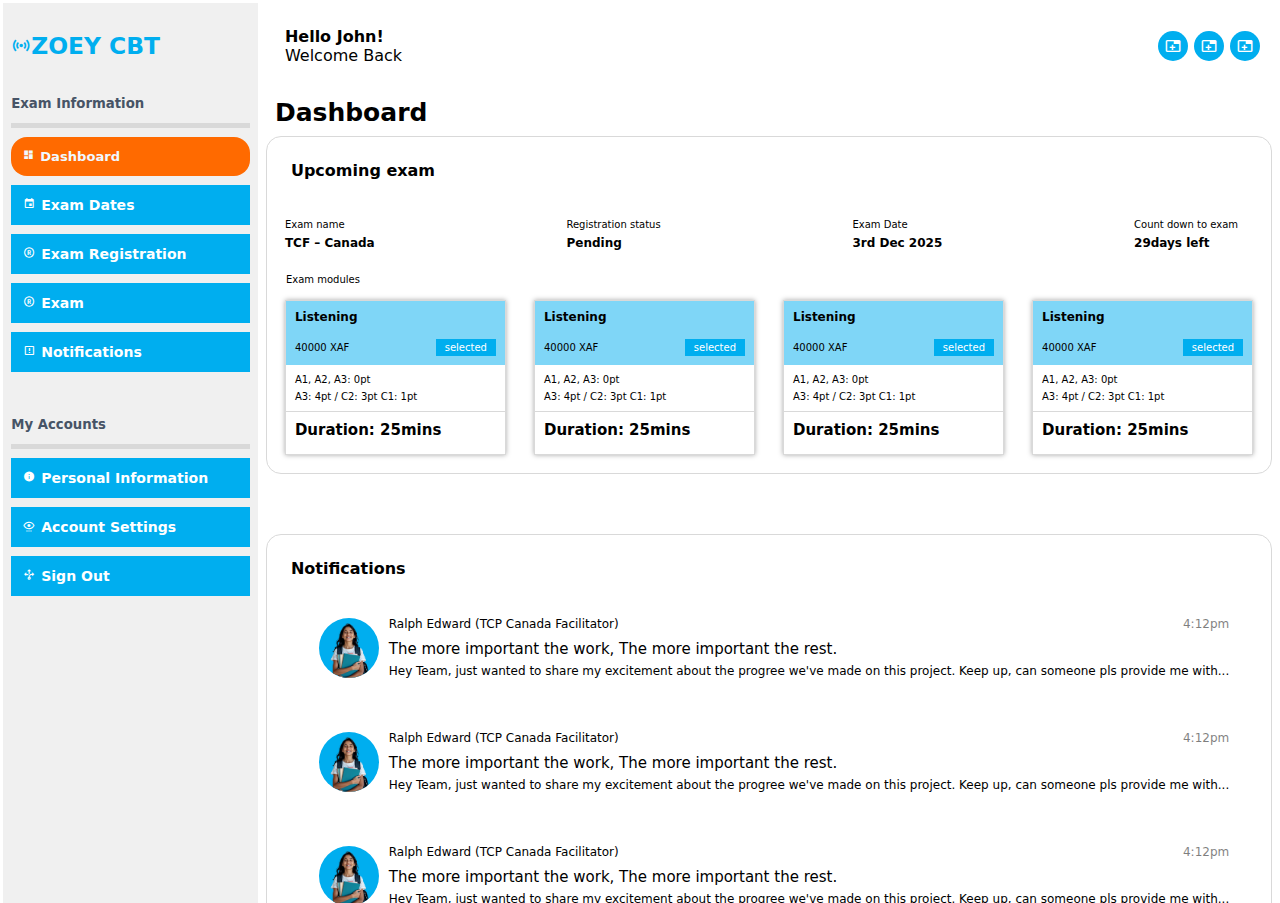
<file: dashboard.html>
<!DOCTYPE html>
<html lang="en" class="ltroot">

<head>
    <meta charset="UTF-8">
    <meta name="viewport" content="width=device-width, initial-scale=1.0">
    <title>DASHBOARD</title>
    <link rel="stylesheet" href="LivingThing.Core.Frameworks.Client.css">
    <link rel="stylesheet" href="cbt.css">
    <link rel="stylesheet" href="mdi/css/materialdesignicons.css">
    <link rel="stylesheet" href="dashboard.css">
    <script src="cbt.js" defer></script>
</head>

<body>
    <div class="mobile cancel-mobile-menu">
        <section class="mobile-menu bg-gray">
            <header class="flex flex-spacebetween pdb-7 flex">
                <div class="flex flex-center fse-1 cl-primary txt-shadow mgt-15">
                    <i class="mdi mdi-access-point"></i>
                    <a href="index.html" class="cl-primary">
                        <h3>ZOEY CBT</h3>
                    </a>
                </div>
                <div class="flex flex-center cancel-mobile cancel-mobile-menu mgr--7 mgt--10">
                    <div id="cancel" class="cancel fsz-20 cl-white bg-primary pd-2 round wx-03 cancel">
                        <i class="mdi mdi-cancel"></i>
                    </div>
                </div>
            </header>

            <div class="mgt-5 mgb-15">
                <h5 class="pdb-4 bd-bottom bdw-5 mgb-3">Exam Information</h5>
                <a href="dashboard.html" class="cl-white">
                    <div class="flex pd-4 fsz-12 cl-white bg-primary mgb-3 menu-hover menu-focus">
                        <i class="mdi mdi-view-dashboard mgr-2"></i>
                        <h3>Dashboard</h3>
                    </div>
                </a>
                <a href="index.html" class="cl-white">
                    <div class="flex pd-4 fsz-12 cl-white mgb-3 bg-primary menu-hover">
                        <i class="mdi mdi-calendar mgr-2"></i>
                        <h3>Exam Dates</h3>
                    </div>
                </a>
                <a href="index.html" class="cl-white">
                    <div class="flex pd-4 fsz-12 cl-white mgb-3 bg-primary menu-hover">
                        <i class="mdi mdi-registered-trademark mgr-2"></i>
                        <h3>Exam Registration</h3>
                    </div>
                </a>
                <a href="exam.html" class="cl-white">
                    <div class="flex pd-4 fsz-12 cl-white mgb-3 bg-primary menu-hover">
                        <i class="mdi mdi-registered-trademark mgr-2"></i>
                        <h3>Exam</h3>
                    </div>
                </a>
                <a href="notification.html" class="cl-white">
                    <div class="flex pd-4 fsz-12 cl-hover-white bg-primary mgb-3 menu-hover">
                        <i class="mdi mdi-alert-box-outline mgr-2"></i>
                        <h3>Notifications</h3>
                    </div>
                </a>
            </div>

            <div class="mgt-5 mgb-15">
                <h5 class="pdb-4 bd-bottom bdw-5 mgb-3">My Accounts</h5>
                <a href="index.html" class="cl-white">
                    <div class="flex pd-4 fsz-12 cl-white bg-primary mgb-3 menu-hover">
                        <i class="mdi mdi-information mgr-2"></i>

                        <h3>Personal Information</h3>
                    </div>
                </a>
                <a href="index.html" class="cl-white">
                    <div class="flex pd-4 fsz-12 cl-white mgb-3 bg-primary menu-hover">
                        <i class="mdi mdi-eye-settings-outline mgr-2"></i>

                        <h3>Account Settings</h3>
                    </div>
                </a>
                <a href="login.html" class="cl-white">
                    <div class="flex pd-4 fsz-12 cl-white mgb-3 bg-primary menu-hover">
                        <i class="mdi mdi-arrow-decision-outline mgr-2"></i>

                        <h3>Sign Out</h3>
                    </div>
                </a>
            </div>
        </section>
    </div>

    <div class="notified-hide cancel">
        <section class="notifier">
            <div>
                <div class="flex flex-center">
                    <div id="cancel" class="cancel fsz-20 cl-white bg-primary pd-2 round wx-03 cancel">
                        <i class="mdi mdi-cancel"></i>
                    </div>
                </div>
                <div class="flex flex-center">
                    <div class="fmgb-10 wp-70 bg-gray pd-10 corner-3">
                        <div class="mgb-15">
                            <img src="images/—Pngtree—smilling student_19164923.png" alt=""
                                class="hx-06 wx-06 mgb round bg-primary">
                            <div class="fsz-12 wf flex flex-center flex-spacebetween mgb-3">
                                <p>Ralph Edward (TCP Canada Facilitator)</p> </br>
                                <p class="op-5">4:12pm</p>
                            </div>
                        </div>
                        <div class="">
                            <p class="fsz-15 mgb-2">The more important the work, The more important the rest.</p>
                            <p class="fsz-12 mgb-2">Hey Team, just wanted to share my excitement about the progree
                                we've
                                made on this project. Keep up, can someone pls provide me with...</p>
                        </div>
                    </div>
                </div>
            </div>
        </section>
    </div>

    <div class="dashb">
        <section class="section-menu bg-gray">

            <header class="pdt-7 pdb-7 flex">
                <div class="flex flex-center fse-1 cl-primary txt-shadow">
                    <i class="mdi mdi-access-point"></i>
                    <a href="index.html" class="cl-primary">
                        <h3>ZOEY CBT</h3>
                    </a>
                </div>
            </header>

            <div class="mgt-5 mgb-15">
                <h5 class="pdb-4 bd-bottom bdw-5 mgb-3">Exam Information</h5>
                <a href="dashboard.html" class="cl-white">
                    <div class="flex pd-4 fsz-12 cl-white bg-primary mgb-3 menu-hover menu-focus">
                        <i class="mdi mdi-view-dashboard mgr-2"></i>

                        <h3>Dashboard</h3>

                    </div>
                </a>
                <a href="index.html" class="cl-white">
                    <div class="flex pd-4 fsz-12 cl-white mgb-3 bg-primary menu-hover">
                        <i class="mdi mdi-calendar mgr-2"></i>

                        <h3>Exam Dates</h3>

                    </div>
                </a>
                <a href="index.html" class="cl-white">
                    <div class="flex pd-4 fsz-12 cl-white mgb-3 bg-primary menu-hover">
                        <i class="mdi mdi-registered-trademark mgr-2"></i>

                        <h3>Exam Registration</h3>

                    </div>
                </a>
                <a href="exam.html" class="cl-white">
                    <div class="flex pd-4 fsz-12 cl-white mgb-3 bg-primary menu-hover">
                        <i class="mdi mdi-registered-trademark mgr-2"></i>

                        <h3>Exam</h3>

                    </div>
                </a>
                <a href="notification.html" class="cl-white">
                    <div class="flex pd-4 fsz-12 cl-hover-white bg-primary mgb-3 menu-hover">
                        <i class="mdi mdi-alert-box-outline mgr-2"></i>

                        <h3>Notifications</h3>

                    </div>
                </a>
            </div>

            <div class="mgt-5 mgb-15">
                <h5 class="pdb-4 bd-bottom bdw-5 mgb-3">My Accounts</h5>
                <a href="index.html" class="cl-white">
                    <div class="flex pd-4 fsz-12 cl-white bg-primary mgb-3 menu-hover">
                        <i class="mdi mdi-information mgr-2"></i>

                        <h3>Personal Information</h3>
                    </div>
                </a>
                <a href="index.html" class="cl-white">
                    <div class="flex pd-4 fsz-12 cl-white mgb-3 bg-primary menu-hover">
                        <i class="mdi mdi-eye-settings-outline mgr-2"></i>

                        <h3>Account Settings</h3>
                    </div>
                </a>
                <a href="login.html" class="cl-white">
                    <div class="flex pd-4 fsz-12 cl-white mgb-3 bg-primary menu-hover">
                        <i class="mdi mdi-arrow-decision-outline mgr-2"></i>

                        <h3>Sign Out</h3>
                    </div>
                </a>
            </div>
        </section>

        <section class="section-dash">
            <div class="flex flex-grow flex-center flex-spacebetween bdw-3 pd-3 mgt-5 mgb-5">
                <div class="bg-primary pd corner-1 mobile-menu-button">
                    <i class="mdi mdi-menu fsz-20"></i>
                </div>
                <div class="wf mgl">
                    <p><strong class="block">Hello John!</strong>Welcome Back</p>
                </div>
                <div class="flex">
                    <div class="bg-primary wx-03 hx-03 flex flex-center round mgr-2">
                        <i class="mdi mdi-tab-plus"></i>
                    </div>
                    <div class="bg-primary wx-03 hx-03 flex flex-center round mgr-2">
                        <i class="mdi mdi-tab-plus"></i>
                    </div>
                    <div class="bg-primary wx-03 hx-03 flex flex-center round mgr-1">
                        <i class="mdi mdi-tab-plus"></i>
                    </div>
                </div>
            </div>
            <div class="pd-3 fsz-25 fw-bold">
                <p>Dashboard</p>
            </div>
            <div class="bd pd-3 mgb-20 corner-3">
                <div class="mgb-5 pd-5">
                    <p class="fw-bold">Upcoming exam</p>
                </div>
                <div class="flex pd-3 mgb-5 flex-grow flex-spacebetween">
                    <div class="mgr-5">
                        <p class="fsz-10 mgb-2">Exam name</p>
                        <h3 class="fsz-12">TCF – Canada</h3>
                    </div>
                    <div class="mgr-5">
                        <p class="fsz-10 mgb-2">Registration status</p>
                        <h3 class="fsz-12">Pending</h3>
                    </div>
                    <div class="mgr-5">
                        <p class="fsz-10 mgb-2">Exam Date</p>
                        <h3 class="fsz-12">3rd Dec 2025</h3>
                    </div>
                    <div class="mgr-5">
                        <p class="fsz-10 mgb-2">Count down to exam</p>
                        <h3 class="fsz-12">29days left</h3>
                    </div>
                </div>
                <p class="fsz-10 mgb-2 pdl">Exam modules</p>
                <div class="container">
                    <div class="grid colm-2 gap-1 flex-grow align">
                        <div class="pd-3">
                            <div class="bd shadow">
                                <div class="bg-primary-05 pd-3">
                                    <p class="fw-bold fsz-12 mgb-5">Listening</p>
                                    <div class="flex flex-spacebetween wf flex-center">
                                        <p class="fsz-10">40000 XAF</p>
                                        <button class="bg-primary pdt-1 pdb-1 pdl-3 pdr-3 bd-0 fsz-10">selected</button>
                                    </div>
                                </div>
                                <div class="pd-3 wx-2 bd-bottom wf">
                                    <div class="wf flex-center">
                                        <p class="fsz-10 mgb-2">A1, A2, A3: 0pt</p>
                                        <p class="fsz-10">A3: 4pt / C2: 3pt C1: 1pt</p>
                                    </div>
                                </div>
                                <div class="pd-3 wx-2">
                                    <div class="wf flex-center">
                                        <p class="fsz-10 mgb-2 fw-bold fsz-15">Duration: 25mins</p>
                                    </div>
                                </div>
                            </div>
                        </div>
                        <div class="pd-3">
                            <div class="bd shadow">
                                <div class="bg-primary-05 pd-3">
                                    <p class="fw-bold fsz-12 mgb-5">Listening</p>
                                    <div class="flex flex-spacebetween wf flex-center">
                                        <p class="fsz-10">40000 XAF</p>
                                        <button class="bg-primary pdt-1 pdb-1 pdl-3 pdr-3 bd-0 fsz-10">selected</button>
                                    </div>
                                </div>
                                <div class="pd-3 wx-2 bd-bottom wf">
                                    <div class="wf flex-center">
                                        <p class="fsz-10 mgb-2">A1, A2, A3: 0pt</p>
                                        <p class="fsz-10">A3: 4pt / C2: 3pt C1: 1pt</p>
                                    </div>
                                </div>
                                <div class="pd-3 wx-2">
                                    <div class="wf flex-center">
                                        <p class="fsz-10 mgb-2 fw-bold fsz-15">Duration: 25mins</p>
                                    </div>
                                </div>
                            </div>
                        </div>
                        <div class="pd-3">
                            <div class="bd shadow">
                                <div class="bg-primary-05 pd-3">
                                    <p class="fw-bold fsz-12 mgb-5">Listening</p>
                                    <div class="flex flex-spacebetween wf flex-center">
                                        <p class="fsz-10">40000 XAF</p>
                                        <button class="bg-primary pdt-1 pdb-1 pdl-3 pdr-3 bd-0 fsz-10">selected</button>
                                    </div>
                                </div>
                                <div class="pd-3 wx-2 bd-bottom wf">
                                    <div class="wf flex-center">
                                        <p class="fsz-10 mgb-2">A1, A2, A3: 0pt</p>
                                        <p class="fsz-10">A3: 4pt / C2: 3pt C1: 1pt</p>
                                    </div>
                                </div>
                                <div class="pd-3 wx-2">
                                    <div class="wf flex-center">
                                        <p class="fsz-10 mgb-2 fw-bold fsz-15">Duration: 25mins</p>
                                    </div>
                                </div>
                            </div>
                        </div>
                        <div class="pd-3">
                            <div class="bd shadow">
                                <div class="bg-primary-05 pd-3">
                                    <p class="fw-bold fsz-12 mgb-5">Listening</p>
                                    <div class="flex flex-spacebetween wf flex-center">
                                        <p class="fsz-10">40000 XAF</p>
                                        <button class="bg-primary pdt-1 pdb-1 pdl-3 pdr-3 bd-0 fsz-10">selected</button>
                                    </div>
                                </div>
                                <div class="pd-3 wx-2 bd-bottom wf">
                                    <div class="wf flex-center">
                                        <p class="fsz-10 mgb-2">A1, A2, A3: 0pt</p>
                                        <p class="fsz-10">A3: 4pt / C2: 3pt C1: 1pt</p>
                                    </div>
                                </div>
                                <div class="pd-3 wx-2">
                                    <div class="wf flex-center">
                                        <p class="fsz-10 mgb-2 fw-bold fsz-15">Duration: 25mins</p>
                                    </div>
                                </div>
                            </div>
                        </div>
                    </div>
                </div>
            </div>

            <div class="bd pd-3 mgb-20 corner-3">
                <div class="mgb-5 pd-5">
                    <p><strong>Notifications</strong></p>
                </div>
                <div class="flex flex-center mgb-10 notified">
                    <div class="pd">
                        <img src="images/—Pngtree—smilling student_19164923.png" alt=""
                            class="hx-06 wx-06 round bg-primary">
                    </div>
                    <div>
                        <div class="fsz-12 flex flex-center flex-spacebetween mgb-3">
                            <p>Ralph Edward (TCP Canada Facilitator)</p>
                            <p class="op-5">4:12pm</p>
                        </div>
                        <p class="fsz-15 mgb-2">The more important the work, The more important the rest.</p>
                        <p class="fsz-12 mgb-2">Hey Team, just wanted to share my excitement about the progree we've
                            made on this project. Keep up, can someone pls provide me with...</p>
                    </div>
                </div>

                <div class="flex flex-center mgb-10 notified">
                    <div class="pd">
                        <img src="images/—Pngtree—smilling student_19164923.png" alt=""
                            class="hx-06 wx-06 round bg-primary">
                    </div>
                    <div>
                        <div class="fsz-12 flex flex-center flex-spacebetween mgb-3">
                            <p>Ralph Edward (TCP Canada Facilitator)</p>
                            <p class="op-5">4:12pm</p>
                        </div>
                        <p class="fsz-15 mgb-2">The more important the work, The more important the rest.</p>
                        <p class="fsz-12 mgb-2">Hey Team, just wanted to share my excitement about the progree we've
                            made on this project. Keep up, can someone pls provide me with...</p>
                    </div>
                </div>

                <div class="flex flex-center mgb-10 notified">
                    <div class="pd">
                        <img src="images/—Pngtree—smilling student_19164923.png" alt=""
                            class="hx-06 wx-06 round bg-primary">
                    </div>
                    <div>
                        <div class="fsz-12 flex flex-center flex-spacebetween mgb-3">
                            <p>Ralph Edward (TCP Canada Facilitator)</p>
                            <p class="op-5">4:12pm</p>
                        </div>
                        <p class="fsz-15 mgb-2">The more important the work, The more important the rest.</p>
                        <p class="fsz-12 mgb-2">Hey Team, just wanted to share my excitement about the progree we've
                            made on this project. Keep up, can someone pls provide me with...</p>
                    </div>
                </div>
                <a href="notification.html">
                    <div class="flex fsz-12 cl-primary fw-bold pd-5 pdt-0">
                        <p class=""><strong>View more</strong></p>
                        <i class="mdi mdi-arrow-right mgl-5"></i>
                    </div>
                </a>
            </div>

            <div class="col-3 miwx-3 pdl-2 pdr-2 border bdw-1 corner-3 mgt-10">
                <div class="pdt-5">
                    <div class="flex flex-spacebetween flex-center pd-2 mgb-5 mgl-4">
                        <div>
                            <p><strong>Exam Calendar</strong></p>
                        </div>
                    </div>
                    <div class="flex flex-spacebetween flex-center pd-2 mgb-5">
                        <div class="flex fsz-12">
                            <i class="mdi mdi-arrow-left mgr-5 mgl-4"></i>
                            <p class=""><strong>December 2025</strong></p>
                            <i class="mdi mdi-arrow-right mgl-5"></i>
                        </div>
                        <div class="flex mgl-5 mgr-4">
                            <button class="bg-primary pd-3 bd-0 flex flex-center mgr-2">My exams
                            </button>
                            <button class="bg-primary pd-3 bd-0 flex flex-center">All exams
                            </button>
                        </div>
                    </div>
                    <div class="container">
                        <div class="grid colm-1 gap-2 flex-start pd-10">
                            <div class="pd-1">
                                <h6 class="pd-3">Monday</h6>
                                <div class="bg-primary-06 pd-5 corner-3">
                                    <p class="fw-bold fsz-12 mgb-8">6</p>
                                    <p class="fw-bold fsz-12">Mathematics</p>
                                    <i class="fw-bold fsz-10">9A.M</i>
                                </div>
                            </div>
                            <div class="pd-1">
                                <h6 class="pd-3">Monday</h6>
                                <div class="bg-primary-06 pd-5 corner-3">
                                    <p class="fw-bold fsz-12 mgb-8">6</p>
                                    <p class="fw-bold fsz-12">Mathematics</p>
                                    <i class="fw-bold fsz-10">9A.M</i>
                                </div>
                            </div>
                            <div class="pd-1">
                                <h6 class="pd-3">Monday</h6>
                                <div class="bg-primary-06 pd-5 corner-3">
                                    <p class="fw-bold fsz-12 mgb-8">6</p>
                                    <p class="fw-bold fsz-12">Mathematics</p>
                                    <i class="fw-bold fsz-10">9A.M</i>
                                </div>
                            </div>
                            <div class="pd-1">
                                <h6 class="pd-3">Monday</h6>
                                <div class="bg-primary-06 pd-5 corner-3">
                                    <p class="fw-bold fsz-12 mgb-8">6</p>
                                    <p class="fw-bold fsz-12">Mathematics</p>
                                    <i class="fw-bold fsz-10">9A.M</i>
                                </div>
                            </div>
                            <div class="pd-1">
                                <h6 class="pd-3">Monday</h6>
                                <div class="bg-primary-06 pd-5 corner-3">
                                    <p class="fw-bold fsz-12 mgb-8">6</p>
                                    <p class="fw-bold fsz-12">Mathematics</p>
                                    <i class="fw-bold fsz-10">9A.M</i>
                                </div>
                            </div>
                            <div class="pd-1">
                                <h6 class="pd-3">Monday</h6>
                                <div class="bg-primary-06 pd-5 corner-3">
                                    <p class="fw-bold fsz-12 mgb-8">6</p>
                                    <p class="fw-bold fsz-12">Mathematics</p>
                                    <i class="fw-bold fsz-10">9A.M</i>
                                </div>
                            </div>
                            <div class="pd-1">
                                <h6 class="pd-3">Monday</h6>
                                <div class="bg-primary-06 pd-5 corner-3">
                                    <p class="fw-bold fsz-12 mgb-8">6</p>
                                    <p class="fw-bold fsz-12">Mathematics</p>
                                    <i class="fw-bold fsz-10">9A.M</i>
                                </div>
                            </div>
                            <div class="pd-1">
                                <h6 class="pd-3">Monday</h6>
                                <div class="bg-primary-06 pd-5 corner-3">
                                    <p class="fw-bold fsz-12 mgb-8">6</p>
                                    <p class="fw-bold fsz-12">Mathematics</p>
                                    <i class="fw-bold fsz-10">9A.M</i>
                                </div>
                            </div>
                            <div class="pd-1">
                                <h6 class="pd-3">Monday</h6>
                                <div class="bg-primary-06 pd-5 corner-3">
                                    <p class="fw-bold fsz-12 mgb-8">6</p>
                                    <p class="fw-bold fsz-12">Mathematics</p>
                                    <i class="fw-bold fsz-10">9A.M</i>
                                </div>
                            </div>
                            <div class="pd-1">
                                <h6 class="pd-3">Monday</h6>
                                <div class="bg-primary-06 pd-5 corner-3">
                                    <p class="fw-bold fsz-12 mgb-8">6</p>
                                    <p class="fw-bold fsz-12">Mathematics</p>
                                    <i class="fw-bold fsz-10">9A.M</i>
                                </div>
                            </div>
                            <div class="pd-1">
                                <h6 class="pd-3">Monday</h6>
                                <div class="bg-primary-06 pd-5 corner-3">
                                    <p class="fw-bold fsz-12 mgb-8">6</p>
                                    <p class="fw-bold fsz-12">Mathematics</p>
                                    <i class="fw-bold fsz-10">9A.M</i>
                                </div>
                            </div>
                            <div class="pd-1">
                                <h6 class="pd-3">Monday</h6>
                                <div class="bg-primary-06 pd-5 corner-3">
                                    <p class="fw-bold fsz-12 mgb-8">6</p>
                                    <p class="fw-bold fsz-12">Mathematics</p>
                                    <i class="fw-bold fsz-10">9A.M</i>
                                </div>
                            </div>
                        </div>
                    </div>
                </div>
            </div>
        </section>

    </div>

</body>

</html>
</file>
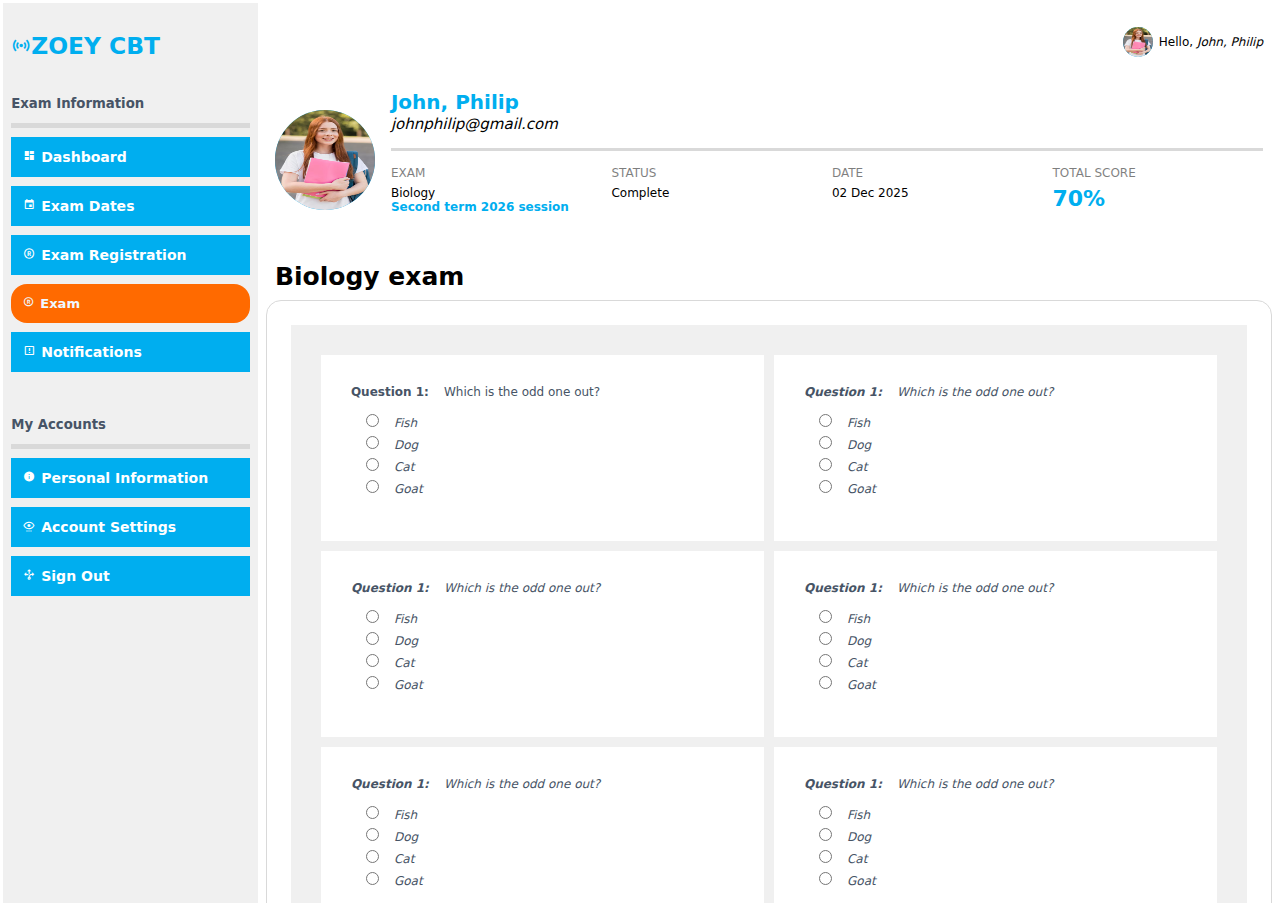
<file: exam.html>
<!DOCTYPE html>
<html lang="en" class="ltroot">

<head>
    <meta charset="UTF-8">
    <meta name="viewport" content="width=device-width, initial-scale=1.0">
    <title>EXAM</title>
    <link rel="stylesheet" href="LivingThing.Core.Frameworks.Client.css">
    <link rel="stylesheet" href="cbt.css">
    <link rel="stylesheet" href="mdi/css/materialdesignicons.css">
    <link rel="stylesheet" href="dashboard.css">
    <script src="cbt.js" defer></script>
</head>

<body>
    <div class="mobile cancel-mobile-menu">
        <section class="mobile-menu bg-gray">
            <header class="flex flex-spacebetween pdb-7 flex">
                <div class="flex flex-center fse-1 cl-primary txt-shadow mgt-15">
                    <i class="mdi mdi-access-point"></i>
                    <a href="index.html" class="cl-primary">
                        <h3>ZOEY CBT</h3>
                    </a>
                </div>
                <div class="flex flex-center cancel-mobile cancel-mobile-menu mgr--7 mgt--10">
                    <div id="cancel" class="cancel fsz-20 cl-white bg-primary pd-2 round wx-03 cancel">
                        <i class="mdi mdi-cancel"></i>
                    </div>
                </div>
            </header>

            <div class="mgt-5 mgb-15">
                <h5 class="pdb-4 bd-bottom bdw-5 mgb-3">Exam Information</h5>
                <a href="dashboard.html" class="cl-white">
                    <div class="flex pd-4 fsz-12 cl-white bg-primary mgb-3 menu-hover">
                        <i class="mdi mdi-view-dashboard mgr-2"></i>
                        <h3>Dashboard</h3>
                    </div>
                </a>
                <a href="index.html" class="cl-white">
                    <div class="flex pd-4 fsz-12 cl-white mgb-3 bg-primary menu-hover">
                        <i class="mdi mdi-calendar mgr-2"></i>
                        <h3>Exam Dates</h3>
                    </div>
                </a>
                <a href="index.html" class="cl-white">
                    <div class="flex pd-4 fsz-12 cl-white mgb-3 bg-primary menu-hover">
                        <i class="mdi mdi-registered-trademark mgr-2"></i>
                        <h3>Exam Registration</h3>
                    </div>
                </a>
                <a href="exam.html" class="cl-white">
                    <div class="flex pd-4 fsz-12 cl-white mgb-3 bg-primary menu-hover menu-focus">
                        <i class="mdi mdi-registered-trademark mgr-2"></i>
                        <h3>Exam</h3>
                    </div>
                </a>
                <a href="notification.html" class="cl-white">
                    <div class="flex pd-4 fsz-12 cl-hover-white bg-primary mgb-3 menu-hover">
                        <i class="mdi mdi-alert-box-outline mgr-2"></i>
                        <h3>Notifications</h3>
                    </div>
                </a>
            </div>

            <div class="mgt-5 mgb-15">
                <h5 class="pdb-4 bd-bottom bdw-5 mgb-3">My Accounts</h5>
                <a href="index.html" class="cl-white">
                    <div class="flex pd-4 fsz-12 cl-white bg-primary mgb-3 menu-hover">
                        <i class="mdi mdi-information mgr-2"></i>

                        <h3>Personal Information</h3>
                    </div>
                </a>
                <a href="index.html" class="cl-white">
                    <div class="flex pd-4 fsz-12 cl-white mgb-3 bg-primary menu-hover">
                        <i class="mdi mdi-eye-settings-outline mgr-2"></i>

                        <h3>Account Settings</h3>
                    </div>
                </a>
                <a href="login.html" class="cl-white">
                    <div class="flex pd-4 fsz-12 cl-white mgb-3 bg-primary menu-hover">
                        <i class="mdi mdi-arrow-decision-outline mgr-2"></i>

                        <h3>Sign Out</h3>
                    </div>
                </a>
            </div>
        </section>
    </div>

    <div class="dashb">
        <section class="section-menu bg-gray">

            <header class="pdt-7 pdb-7 flex">
                <div class="flex flex-center fse-1 cl-primary txt-shadow">
                    <i class="mdi mdi-access-point"></i>
                    <a href="index.html" class="cl-primary">
                        <h3>ZOEY CBT</h3>
                    </a>
                </div>
            </header>

            <div class="mgt-5 mgb-15">
                <h5 class="pdb-4 bd-bottom bdw-5 mgb-3">Exam Information</h5>
                <a href="dashboard.html" class="cl-white">
                    <div class="flex pd-4 fsz-12 cl-white bg-primary mgb-3 menu-hover">
                        <i class="mdi mdi-view-dashboard mgr-2"></i>
                        <h3>Dashboard</h3>
                    </div>
                </a>
                <a href="index.html" class="cl-white">
                    <div class="flex pd-4 fsz-12 cl-white mgb-3 bg-primary menu-hover">
                        <i class="mdi mdi-calendar mgr-2"></i>
                        <h3>Exam Dates</h3>
                    </div>
                </a>
                <a href="index.html" class="cl-white">
                    <div class="flex pd-4 fsz-12 cl-white mgb-3 bg-primary menu-hover">
                        <i class="mdi mdi-registered-trademark mgr-2"></i>
                        <h3>Exam Registration</h3>
                    </div>
                </a>
                <a href="exam.html" class="cl-white">
                    <div class="flex pd-4 fsz-12 cl-white mgb-3 bg-primary menu-hover menu-focus">
                        <i class="mdi mdi-registered-trademark mgr-2"></i>
                        <h3>Exam</h3>
                    </div>
                </a>
                <a href="notification.html" class="cl-white">
                    <div class="flex pd-4 fsz-12 cl-hover-white bg-primary mgb-3 menu-hover">
                        <i class="mdi mdi-alert-box-outline mgr-2"></i>
                        <h3>Notifications</h3>
                    </div>
                </a>
            </div>

            <div class="mgt-5 mgb-15">
                <h5 class="pdb-4 bd-bottom bdw-5 mgb-3">My Accounts</h5>
                <a href="index.html" class="cl-white">
                    <div class="flex pd-4 fsz-12 cl-white bg-primary mgb-3 menu-hover">
                        <i class="mdi mdi-information mgr-2"></i>

                        <h3>Personal Information</h3>
                    </div>
                </a>
                <a href="index.html" class="cl-white">
                    <div class="flex pd-4 fsz-12 cl-white mgb-3 bg-primary menu-hover">
                        <i class="mdi mdi-eye-settings-outline mgr-2"></i>

                        <h3>Account Settings</h3>
                    </div>
                </a>
                <a href="login.html" class="cl-white">
                    <div class="flex pd-4 fsz-12 cl-white mgb-3 bg-primary menu-hover">
                        <i class="mdi mdi-arrow-decision-outline mgr-2"></i>

                        <h3>Sign Out</h3>
                    </div>
                </a>
            </div>
        </section>

        <section class="section-dash">
            <div class="flex flex-spacebetween bdw-3 pd-3 mgt-5 mgb-5">
                <div class="bg-primary pd corner-1 mobile-menu-button">
                    <i class="mdi mdi-menu fsz-20"></i>
                </div>
                <div class="wf flex flex-end">
                    <div class="flex flex-center">
                        <div class="bg-primary wx-03 hx-03 flex flex-center round mgr-2">
                            <img src="images/portrait-young-student-happy-be-back-university_23-2148586577.avif" alt=""
                                class="hx-03 wx-03 round">
                        </div>
                        <div class="fsz-12">
                            <p>Hello, <i>John, Philip</i></p>
                        </div>
                    </div>
                </div>
            </div>
            <div class="flex bdw-3 pd-3 mgt-5 mgb-5">
                <div class="bg-primary wx-1 hx-1 flex flex-center round mgr-2">
                    <img src="images/portrait-young-student-happy-be-back-university_23-2148586577.avif" alt=""
                        class="hx-1 wx-1 round">
                </div>
                <div class="wf scroll-x">
                    <div class="wf mgl pdb-5 bd-bottom bdw-3 mgb-5">
                        <p class="fsz-20 cl-primary"><strong class="block">John, Philip</strong></p>
                        <i class="fsz-15">johnphilip@gmail.com</i>
                    </div>
                    <div class="flex">
                        <div class="wf mgl mgr-5 pdb-5">
                            <p class="fsz-12 mgb-2 op-5">EXAM</p>
                            <p class="fsz-12">Biology <strong class="block cl-primary">Second term 2026 session</strong>
                            </p>
                        </div>
                        <div class="wf mgl mgr-5 pdb-5">
                            <p class="fsz-12 mgb-2 op-5">STATUS</p>
                            <p class="fsz-12">Complete</p>
                        </div>
                        <div class="wf mgl mgr-5 pdb-5">
                            <p class="fsz-12 mgb-2 op-5">DATE</p>
                            <p class="fsz-12">02 Dec 2025</p>
                        </div>
                        <div class="wf mgl mgr-5 pdb-5">
                            <p class="fsz-12 mgb-2 op-5">TOTAL SCORE</p>
                            <p><strong class="cl-primary fsz-22">70%</strong></p>
                        </div>
                    </div>
                </div>
            </div>
            <div class="pd-3 fsz-25 fw-bold">
                <p>Biology exam</p>
            </div>
            <div class="bd pd-3 mgb-20 corner-3">


                <div class="flex fsz-12 cl-primary pd-5">
                    <div class="wf bg-gray scroll grid col-2 colm-1 gap-1 pd-10">
                        <div class="bg-white pd-10">
                            <p><strong class="mgr-5">Question 1:</strong>Which is the odd one out?</p>
                            <div class="pd-5">
                                <p class="mgb-2"><input type="radio"><em class="mgl-5">Fish</em></p>
                                <p class="mgb-2"><input type="radio"><em class="mgl-5">Dog</em></p>
                                <p class="mgb-2"><input type="radio"><em class="mgl-5">Cat</em></p>
                                <p class=""><input type="radio"><em class="mgl-5">Goat</em></p>
                            </div>
                        </div>
                        <div class="bg-white pd-10">
                            <em><strong class="mgr-5">Question 1:</strong>Which is the odd one out?</em>
                            <div class="pd-5">
                                <p class="mgb-2"><input type="radio"><em class="mgl-5">Fish</em></p>
                                <p class="mgb-2"><input type="radio"><em class="mgl-5">Dog</em></p>
                                <p class="mgb-2"><input type="radio"><em class="mgl-5">Cat</em></p>
                                <p class=""><input type="radio"><em class="mgl-5">Goat</em></p>
                            </div>
                        </div>
                        <div class="bg-white pd-10">
                            <em><strong class="mgr-5">Question 1:</strong>Which is the odd one out?</em>
                            <div class="pd-5">
                                <p class="mgb-2"><input type="radio"><em class="mgl-5">Fish</em></p>
                                <p class="mgb-2"><input type="radio"><em class="mgl-5">Dog</em></p>
                                <p class="mgb-2"><input type="radio"><em class="mgl-5">Cat</em></p>
                                <p class=""><input type="radio"><em class="mgl-5">Goat</em></p>
                            </div>
                        </div>
                        <div class="bg-white pd-10">
                            <em><strong class="mgr-5">Question 1:</strong>Which is the odd one out?</em>
                            <div class="pd-5">
                                <p class="mgb-2"><input type="radio"><em class="mgl-5">Fish</em></p>
                                <p class="mgb-2"><input type="radio"><em class="mgl-5">Dog</em></p>
                                <p class="mgb-2"><input type="radio"><em class="mgl-5">Cat</em></p>
                                <p class=""><input type="radio"><em class="mgl-5">Goat</em></p>
                            </div>
                        </div>
                        <div class="bg-white pd-10">
                            <em><strong class="mgr-5">Question 1:</strong>Which is the odd one out?</em>
                            <div class="pd-5">
                                <p class="mgb-2"><input type="radio"><em class="mgl-5">Fish</em></p>
                                <p class="mgb-2"><input type="radio"><em class="mgl-5">Dog</em></p>
                                <p class="mgb-2"><input type="radio"><em class="mgl-5">Cat</em></p>
                                <p class=""><input type="radio"><em class="mgl-5">Goat</em></p>
                            </div>
                        </div>
                        <div class="bg-white pd-10">
                            <em><strong class="mgr-5">Question 1:</strong>Which is the odd one out?</em>
                            <div class="pd-5">
                                <p class="mgb-2"><input type="radio"><em class="mgl-5">Fish</em></p>
                                <p class="mgb-2"><input type="radio"><em class="mgl-5">Dog</em></p>
                                <p class="mgb-2"><input type="radio"><em class="mgl-5">Cat</em></p>
                                <p class=""><input type="radio"><em class="mgl-5">Goat</em></p>
                            </div>
                        </div>
                        <div class="bg-white pd-10">
                            <em><strong class="mgr-5">Question 1:</strong>Which is the odd one out?</em>
                            <div class="pd-5">
                                <p class="mgb-2"><input type="radio"><em class="mgl-5">Fish</em></p>
                                <p class="mgb-2"><input type="radio"><em class="mgl-5">Dog</em></p>
                                <p class="mgb-2"><input type="radio"><em class="mgl-5">Cat</em></p>
                                <p class=""><input type="radio"><em class="mgl-5">Goat</em></p>
                            </div>
                        </div>
                        <div class="bg-white pd-10">
                            <em><strong class="mgr-5">Question 1:</strong>Which is the odd one out?</em>
                            <div class="pd-5">
                                <p class="mgb-2"><input type="radio"><em class="mgl-5">Fish</em></p>
                                <p class="mgb-2"><input type="radio"><em class="mgl-5">Dog</em></p>
                                <p class="mgb-2"><input type="radio"><em class="mgl-5">Cat</em></p>
                                <p class=""><input type="radio"><em class="mgl-5">Goat</em></p>
                            </div>
                        </div>
                    </div>
                </div>
                <div class="flex flex-end">
                    <a href="dashboard.html" class="flex cl-primary fw-bold pd-5 pdt-0 notified">
                        <div>
                            <p class=""><strong>Submit</strong></p>
                        </div>
                    </a>
                </div>
            </div>

        </section>

    </div>

</body>

</html>
</file>
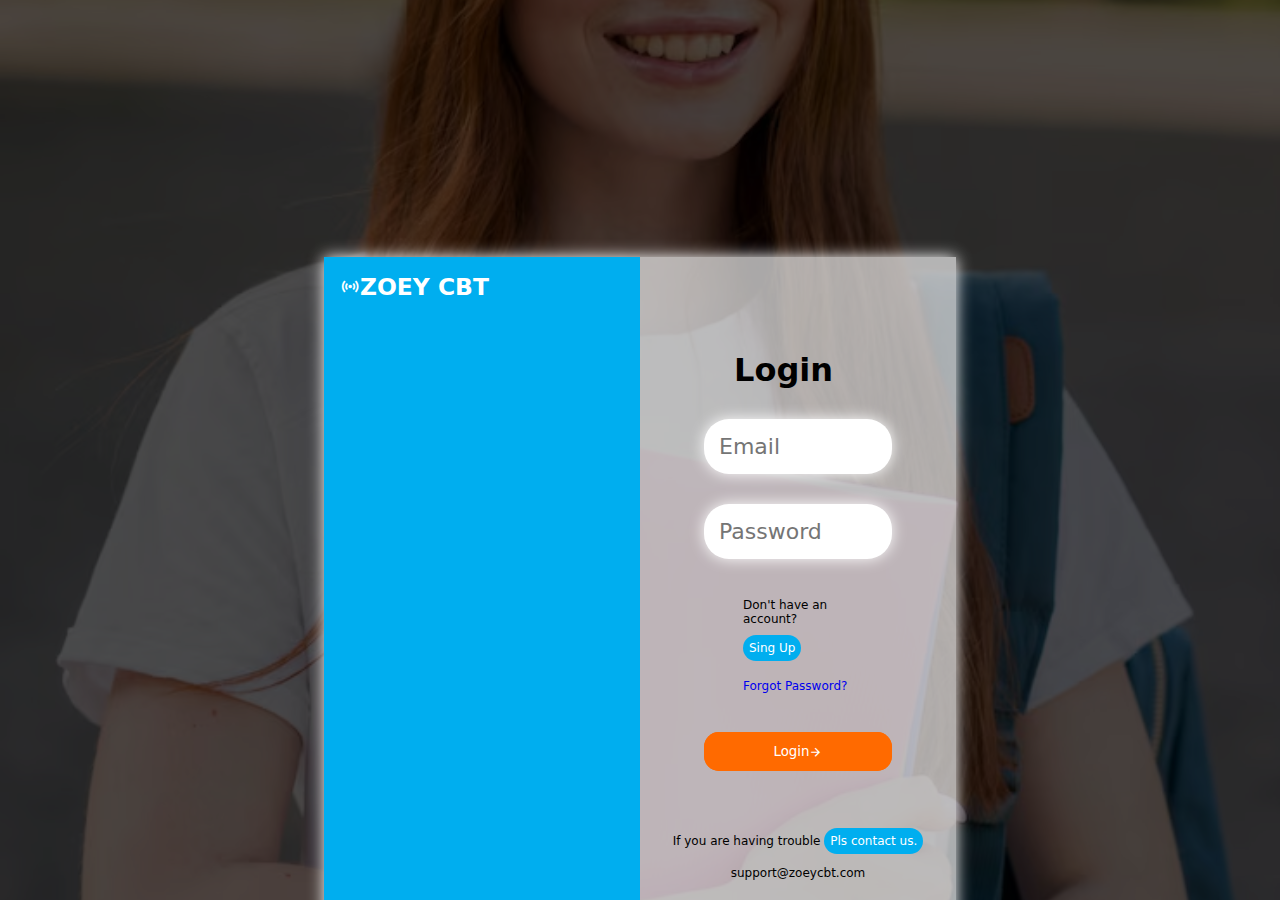
<file: login.html>
<!DOCTYPE html>
<html lang="en" class="ltroot">

<head>
    <meta charset="UTF-8">
    <meta name="viewport" content="width=device-width, initial-scale=1.0">
    <title>Zoey cbt Login</title>
    <link rel="stylesheet" href="LivingThing.Core.Frameworks.Client.css">
    <link rel="stylesheet" href="cbt.css">
    <link rel="stylesheet" href="mdi/css/materialdesignicons.css">
    <script src="cbt.js"></script>
</head>

<body>

    <div class="bg-img ctre scroll">
        <div class="pdt-25">
        <div class="bg-img1 mgt-29">
            <div class="container pd-15">
                <div class="row responsive shadow-card-5">
                    <div class="col-2 miwx-2 bg-primary">
                        <header class="pd- mg-2 z-11 flex flex-spacebetween align-center flex-center">
                            <div class="flex flex-center fsz-20">
                                <i class="mdi mdi-access-point"></i>
                                <h3>ZOEY CBT</h3>
                            </div>
                        </header>

                    </div>
                    <div class="col-2 miwx-3 bg-gray-07">

                        <form class="pd-18" action="">
                            <label for="Login" class="pd-10 inlineblock fse-2 fw-bold">Login</label>

                            <div class="mgb-10 wf">
                                <input class="wf pd-5 inlineblock corner-5 shadow-card-5 fsz-22 bd-0"
                                    placeholder="Email" type="text">
                            </div>

                            <div class="mgt-10 wf">
                                <input class="wf pd-5 corner-5 shadow-card-5 fsz-22 bd-0" placeholder="Password"
                                    type="text">
                            </div>

                            <div class="pd-10">
                                <div class="pd-3">
                                    <p class="fsz-12">Don't have an account? <a href="register.html"><mark
                                            class="pd-2 corner-3 bg-primary mgt-3 inlineblock">Sing
                                            Up</mark></a></p>
                                </div></a>
                                <div class="pd-3">
                                    <a href="password.html" class="">
                                        <p class="fsz-12">Forgot Password?</p>
                                    </a>
                                </div>
                            </div>

                            <div class="flex bd-0 bg-error corner-3">
                                <button class="flex wf pd-4 corner-3 black bd-0 bg-error flex-center">Login
                                    <i class="mdi mdi-arrow-right cl-white flex flex-center"></i>
                                </button>
                            </div>
                        </form>

                        <div class="flex">
                            <div class="pd-3 mg-a">
                                <p class="fsz-12">If you are having trouble <mark class="pd-2 corner-3 bg-primary">
                                        Pls contact us.</mark></p>
                            </div>
                        </div>
                        <div class="flex pdb-15">
                            <div class="pd-3 mg-a">
                                <p class="fsz-12">support@zoeycbt.com</mark></p>
                            </div>
                        </div>
                    </div>
                </div>
            </div>
        </div>
        </div>
    </div>

</body>

</html>
</file>
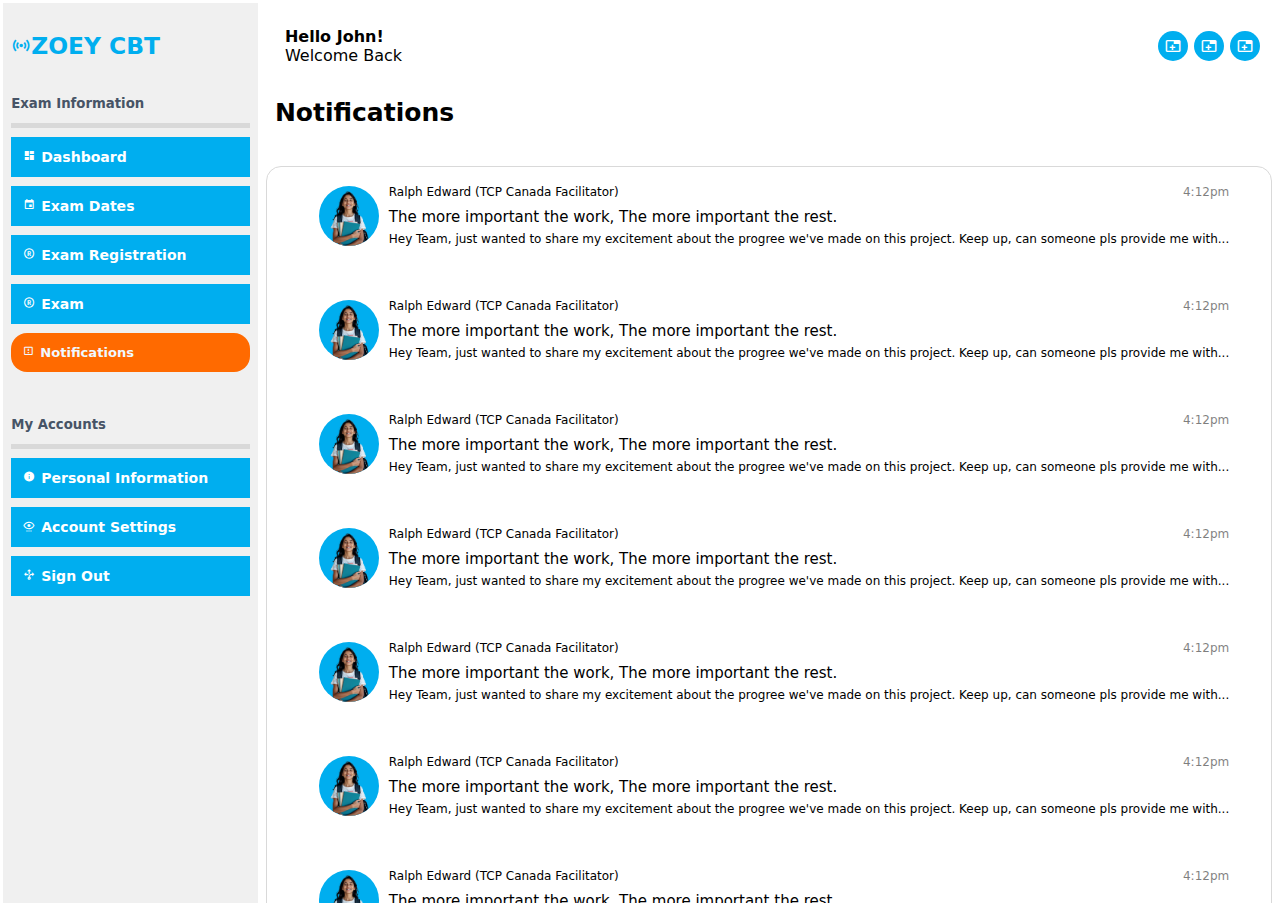
<file: notification.html>
<!DOCTYPE html>
<html lang="en" class="ltroot">

<head>
    <meta charset="UTF-8">
    <meta name="viewport" content="width=device-width, initial-scale=1.0">
    <title>NOTIFICATION</title>
    <link rel="stylesheet" href="LivingThing.Core.Frameworks.Client.css">
    <link rel="stylesheet" href="cbt.css">
    <link rel="stylesheet" href="mdi/css/materialdesignicons.css">
    <link rel="stylesheet" href="dashboard.css">
    <script src="cbt.js" defer></script>
</head>

<body>
    <div class="mobile cancel-mobile-menu">
        <section class="mobile-menu bg-gray">
            <header class="flex flex-spacebetween pdb-7 flex">
                <div class="flex flex-center fse-1 cl-primary txt-shadow mgt-15">
                    <i class="mdi mdi-access-point"></i>
                    <a href="index.html" class="cl-primary">
                        <h3>ZOEY CBT</h3>
                    </a>
                </div>
                <div class="flex flex-center cancel-mobile cancel-mobile-menu mgr--7 mgt--10">
                    <div id="cancel" class="cancel fsz-20 cl-white bg-primary pd-2 round wx-03 cancel">
                        <i class="mdi mdi-cancel"></i>
                    </div>
                </div>
            </header>

            <div class="mgt-5 mgb-15">
                <h5 class="pdb-4 bd-bottom bdw-5 mgb-3">Exam Information</h5>
                <a href="dashboard.html" class="cl-white">
                    <div class="flex pd-4 fsz-12 cl-white bg-primary mgb-3 menu-hover">
                        <i class="mdi mdi-view-dashboard mgr-2"></i>
                        <h3>Dashboard</h3>
                    </div>
                </a>
                <a href="index.html" class="cl-white">
                    <div class="flex pd-4 fsz-12 cl-white mgb-3 bg-primary menu-hover">
                        <i class="mdi mdi-calendar mgr-2"></i>
                        <h3>Exam Dates</h3>
                    </div>
                </a>
                <a href="index.html" class="cl-white">
                    <div class="flex pd-4 fsz-12 cl-white mgb-3 bg-primary menu-hover">
                        <i class="mdi mdi-registered-trademark mgr-2"></i>
                        <h3>Exam Registration</h3>
                    </div>
                </a>
                <a href="exam.html" class="cl-white">
                    <div class="flex pd-4 fsz-12 cl-white mgb-3 bg-primary menu-hover">
                        <i class="mdi mdi-registered-trademark mgr-2"></i>
                        <h3>Exam</h3>
                    </div>
                </a>
                <a href="notification.html" class="cl-white">
                    <div class="flex pd-4 fsz-12 cl-hover-white bg-primary mgb-3 menu-hover menu-focus">
                        <i class="mdi mdi-alert-box-outline mgr-2"></i>
                        <h3>Notifications</h3>
                    </div>
                </a>
            </div>

            <div class="mgt-5 mgb-15">
                <h5 class="pdb-4 bd-bottom bdw-5 mgb-3">My Accounts</h5>
                <a href="index.html" class="cl-white">
                    <div class="flex pd-4 fsz-12 cl-white bg-primary mgb-3 menu-hover">
                        <i class="mdi mdi-information mgr-2"></i>

                        <h3>Personal Information</h3>
                    </div>
                </a>
                <a href="index.html" class="cl-white">
                    <div class="flex pd-4 fsz-12 cl-white mgb-3 bg-primary menu-hover">
                        <i class="mdi mdi-eye-settings-outline mgr-2"></i>

                        <h3>Account Settings</h3>
                    </div>
                </a>
                <a href="login.html" class="cl-white">
                    <div class="flex pd-4 fsz-12 cl-white mgb-3 bg-primary menu-hover">
                        <i class="mdi mdi-arrow-decision-outline mgr-2"></i>

                        <h3>Sign Out</h3>
                    </div>
                </a>
            </div>
        </section>
    </div>

    <div class="notified-hide cancel">
        <section class="notifier">
            <div>
                <div class="flex flex-center">
                    <div id="cancel" class="cancel fsz-20 cl-white bg-primary pd-2 round wx-03 cancel">
                        <i class="mdi mdi-cancel"></i>
                    </div>
                </div>
                <div class="flex flex-center">
                    <div class="fmgb-10 wp-70 bg-gray pd-10 corner-3">
                        <div class="mgb-15">
                            <img src="images/—Pngtree—smilling student_19164923.png" alt=""
                                class="hx-06 wx-06 mgb round bg-primary">
                            <div class="fsz-12 wf flex flex-center flex-spacebetween mgb-3">
                                <p>Ralph Edward (TCP Canada Facilitator)</p> </br>
                                <p class="op-5">4:12pm</p>
                            </div>
                        </div>
                        <div class="">
                            <p class="fsz-15 mgb-2">The more important the work, The more important the rest.</p>
                            <p class="fsz-12 mgb-2">Hey Team, just wanted to share my excitement about the progree
                                we've
                                made on this project. Keep up, can someone pls provide me with...</p>
                        </div>
                    </div>
                </div>
            </div>
        </section>
    </div>

    <div class="dashb">
        <section class="section-menu bg-gray">

            <header class="pdt-7 pdb-7 flex">
                <div class="flex flex-center fse-1 cl-primary txt-shadow">
                    <i class="mdi mdi-access-point"></i>
                    <a href="index.html" class="cl-primary">
                        <h3>ZOEY CBT</h3>
                    </a>
                </div>
            </header>

            <div class="mgt-5 mgb-15">
                <h5 class="pdb-4 bd-bottom bdw-5 mgb-3">Exam Information</h5>
                <a href="dashboard.html" class="cl-white">
                    <div class="flex pd-4 fsz-12 cl-white bg-primary mgb-3 menu-hover">
                        <i class="mdi mdi-view-dashboard mgr-2"></i>
                        <h3>Dashboard</h3>
                    </div>
                </a>
                <a href="index.html" class="cl-white">
                    <div class="flex pd-4 fsz-12 cl-white mgb-3 bg-primary menu-hover">
                        <i class="mdi mdi-calendar mgr-2"></i>
                        <h3>Exam Dates</h3>
                    </div>
                </a>
                <a href="index.html" class="cl-white">
                    <div class="flex pd-4 fsz-12 cl-white mgb-3 bg-primary menu-hover">
                        <i class="mdi mdi-registered-trademark mgr-2"></i>
                        <h3>Exam Registration</h3>
                    </div>
                </a>
                <a href="exam.html" class="cl-white">
                    <div class="flex pd-4 fsz-12 cl-white mgb-3 bg-primary menu-hover">
                        <i class="mdi mdi-registered-trademark mgr-2"></i>
                        <h3>Exam</h3>
                    </div>
                </a>
                <a href="notification.html" class="cl-white">
                    <div class="flex pd-4 fsz-12 cl-hover-white bg-primary mgb-3 menu-hover menu-focus">
                        <i class="mdi mdi-alert-box-outline mgr-2"></i>
                        <h3>Notifications</h3>
                    </div>
                </a>
            </div>

            <div class="mgt-5 mgb-15">
                <h5 class="pdb-4 bd-bottom bdw-5 mgb-3">My Accounts</h5>
                <a href="index.html" class="cl-white">
                    <div class="flex pd-4 fsz-12 cl-white bg-primary mgb-3 menu-hover">
                        <i class="mdi mdi-information mgr-2"></i>

                        <h3>Personal Information</h3>
                    </div>
                </a>
                <a href="index.html" class="cl-white">
                    <div class="flex pd-4 fsz-12 cl-white mgb-3 bg-primary menu-hover">
                        <i class="mdi mdi-eye-settings-outline mgr-2"></i>

                        <h3>Account Settings</h3>
                    </div>
                </a>
                <a href="login.html" class="cl-white">
                    <div class="flex pd-4 fsz-12 cl-white mgb-3 bg-primary menu-hover">
                        <i class="mdi mdi-arrow-decision-outline mgr-2"></i>

                        <h3>Sign Out</h3>
                    </div>
                </a>
            </div>
        </section>

        <section class="section-dash">
            <div class="flex flex-grow flex-center flex-spacebetween bdw-3 pd-3 mgt-5 mgb-5">
                <div class="bg-primary pd corner-1 mobile-menu-button">
                    <i class="mdi mdi-menu fsz-20"></i>
                </div>
                <div class="wf mgl">
                    <p><strong class="block">Hello John!</strong>Welcome Back</p>
                </div>
                <div class="flex">
                    <div class="bg-primary wx-03 hx-03 flex flex-center round mgr-2">
                        <i class="mdi mdi-tab-plus"></i>
                    </div>
                    <div class="bg-primary wx-03 hx-03 flex flex-center round mgr-2">
                        <i class="mdi mdi-tab-plus"></i>
                    </div>
                    <div class="bg-primary wx-03 hx-03 flex flex-center round mgr-1">
                        <i class="mdi mdi-tab-plus"></i>
                    </div>
                </div>
            </div>
            <div class="pd-3 fsz-25 fw-bold mgb-10">
                <p>Notifications</p>
            </div>
            <div class="bd pd-3 mgb-20 corner-3">
                <div id="notified" class="flex flex-center mgb-10 notified">
                    <div class="pd">
                        <img src="images/—Pngtree—smilling student_19164923.png" alt=""
                            class="hx-06 wx-06 round bg-primary">
                    </div>
                    <div>
                        <div class="fsz-12 flex flex-center flex-spacebetween mgb-3">
                            <p>Ralph Edward (TCP Canada Facilitator)</p>
                            <p class="op-5">4:12pm</p>
                        </div>
                        <p class="fsz-15 mgb-2">The more important the work, The more important the rest.</p>
                        <p class="fsz-12 mgb-2">Hey Team, just wanted to share my excitement about the progree we've
                            made on this project. Keep up, can someone pls provide me with...</p>
                    </div>
                </div>

                <div class="flex flex-center mgb-10 notified">
                    <div class="pd">
                        <img src="images/—Pngtree—smilling student_19164923.png" alt=""
                            class="hx-06 wx-06 round bg-primary">
                    </div>
                    <div>
                        <div class="fsz-12 flex flex-center flex-spacebetween mgb-3">
                            <p>Ralph Edward (TCP Canada Facilitator)</p>
                            <p class="op-5">4:12pm</p>
                        </div>
                        <p class="fsz-15 mgb-2">The more important the work, The more important the rest.</p>
                        <p class="fsz-12 mgb-2">Hey Team, just wanted to share my excitement about the progree we've
                            made on this project. Keep up, can someone pls provide me with...</p>
                    </div>
                </div>

                <div class="flex flex-center mgb-10 notified">
                    <div class="pd">
                        <img src="images/—Pngtree—smilling student_19164923.png" alt=""
                            class="hx-06 wx-06 round bg-primary">
                    </div>
                    <div class="">
                        <div class="fsz-12 wf flex flex-center flex-spacebetween mgb-3">
                            <p>Ralph Edward (TCP Canada Facilitator)</p>
                            <p class="op-5">4:12pm</p>
                        </div>
                        <p class="fsz-15 mgb-2">The more important the work, The more important the rest.</p>
                        <p class="fsz-12 mgb-2">Hey Team, just wanted to share my excitement about the progree we've
                            made on this project. Keep up, can someone pls provide me with...</p>
                    </div>
                </div>

                <div class="flex flex-center mgb-10 notified">
                    <div class="pd">
                        <img src="images/—Pngtree—smilling student_19164923.png" alt=""
                            class="hx-06 wx-06 round bg-primary">
                    </div>
                    <div class="">
                        <div class="fsz-12 wf flex flex-center flex-spacebetween mgb-3">
                            <p>Ralph Edward (TCP Canada Facilitator)</p>
                            <p class="op-5">4:12pm</p>
                        </div>
                        <p class="fsz-15 mgb-2">The more important the work, The more important the rest.</p>
                        <p class="fsz-12 mgb-2">Hey Team, just wanted to share my excitement about the progree we've
                            made on this project. Keep up, can someone pls provide me with...</p>
                    </div>
                </div>

                <div class="flex flex-center mgb-10 notified">
                    <div class="pd">
                        <img src="images/—Pngtree—smilling student_19164923.png" alt=""
                            class="hx-06 wx-06 round bg-primary">
                    </div>
                    <div class="">
                        <div class="fsz-12 wf flex flex-center flex-spacebetween mgb-3">
                            <p>Ralph Edward (TCP Canada Facilitator)</p>
                            <p class="op-5">4:12pm</p>
                        </div>
                        <p class="fsz-15 mgb-2">The more important the work, The more important the rest.</p>
                        <p class="fsz-12 mgb-2">Hey Team, just wanted to share my excitement about the progree we've
                            made on this project. Keep up, can someone pls provide me with...</p>
                    </div>
                </div>

                <div class="flex flex-center mgb-10 notified">
                    <div class="pd">
                        <img src="images/—Pngtree—smilling student_19164923.png" alt=""
                            class="hx-06 wx-06 round bg-primary">
                    </div>
                    <div class="">
                        <div class="fsz-12 wf flex flex-center flex-spacebetween mgb-3">
                            <p>Ralph Edward (TCP Canada Facilitator)</p>
                            <p class="op-5">4:12pm</p>
                        </div>
                        <p class="fsz-15 mgb-2">The more important the work, The more important the rest.</p>
                        <p class="fsz-12 mgb-2">Hey Team, just wanted to share my excitement about the progree we've
                            made on this project. Keep up, can someone pls provide me with...</p>
                    </div>
                </div>

                <div class="flex flex-center mgb-10 notified">
                    <div class="pd">
                        <img src="images/—Pngtree—smilling student_19164923.png" alt=""
                            class="hx-06 wx-06 round bg-primary">
                    </div>
                    <div class="">
                        <div class="fsz-12 wf flex flex-center flex-spacebetween mgb-3">
                            <p>Ralph Edward (TCP Canada Facilitator)</p>
                            <p class="op-5">4:12pm</p>
                        </div>
                        <p class="fsz-15 mgb-2">The more important the work, The more important the rest.</p>
                        <p class="fsz-12 mgb-2">Hey Team, just wanted to share my excitement about the progree we've
                            made on this project. Keep up, can someone pls provide me with...</p>
                    </div>
                </div>

                <div class="flex flex-center mgb-10 notified">
                    <div class="pd">
                        <img src="images/—Pngtree—smilling student_19164923.png" alt=""
                            class="hx-06 wx-06 round bg-primary">
                    </div>
                    <div class="">
                        <div class="fsz-12 wf flex flex-center flex-spacebetween mgb-3">
                            <p>Ralph Edward (TCP Canada Facilitator)</p>
                            <p class="op-5">4:12pm</p>
                        </div>
                        <p class="fsz-15 mgb-2">The more important the work, The more important the rest.</p>
                        <p class="fsz-12 mgb-2">Hey Team, just wanted to share my excitement about the progree we've
                            made on this project. Keep up, can someone pls provide me with...</p>
                    </div>
                </div>
                <div class="flex fsz-12 cl-primary fw-bold pd-5 pdt-0">
                    <p class=""><strong>View more</strong></p>
                    <i class="mdi mdi-arrow-right mgl-5"></i>
                </div>
            </div>
        </section>
    </div>
</body>

</html>
</file>
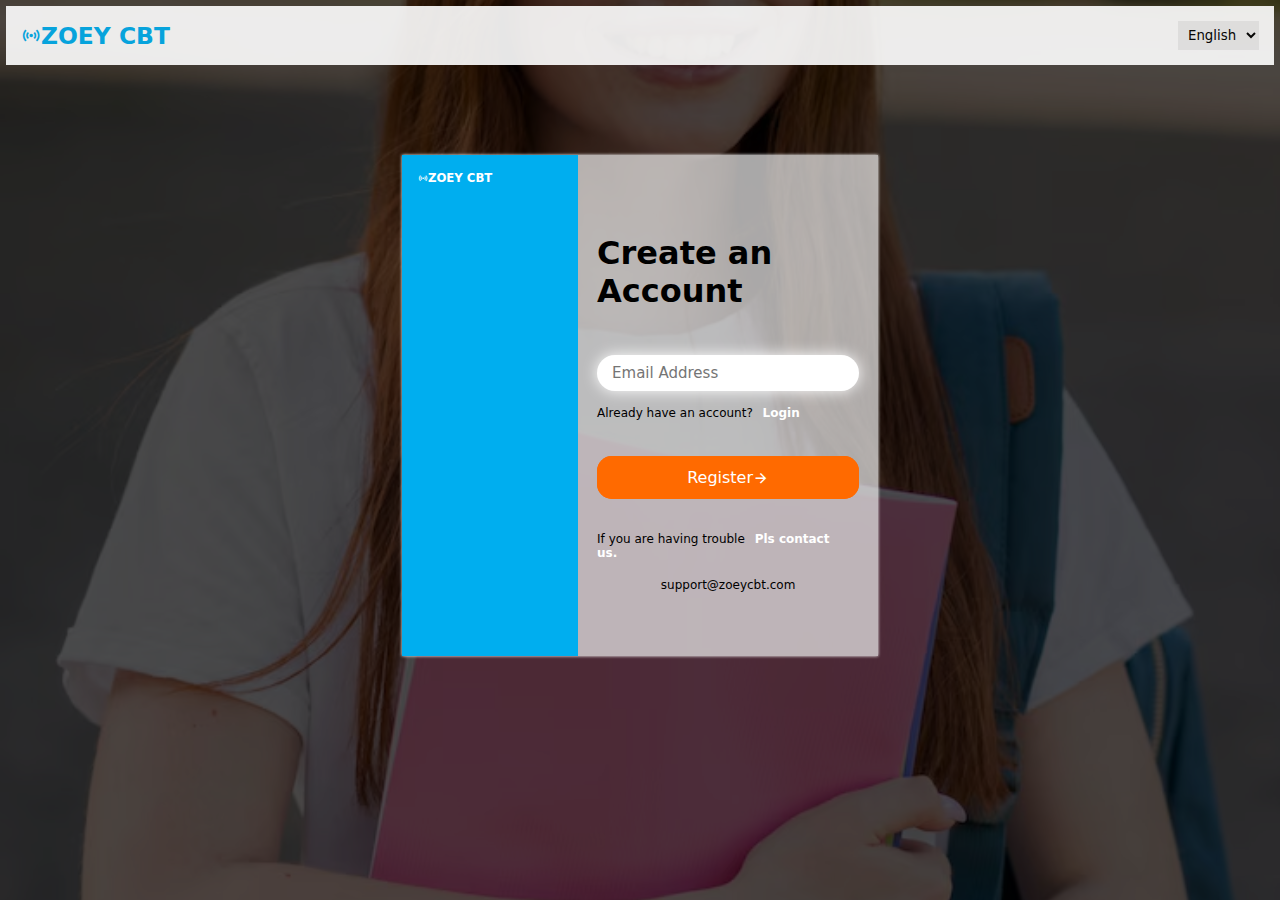
<file: register-mail.html>
<!DOCTYPE html>
<html lang="en" class="ltroot">

<head>
    <meta charset="UTF-8">
    <meta name="viewport" content="width=device-width, initial-scale=1.0">
    <title>ZOEY CBT REGISTER</title>
    <link rel="stylesheet" href="LivingThing.Core.Frameworks.Client.css">
    <link rel="stylesheet" href="cbt.css">
    <link rel="stylesheet" href="mdi/css/materialdesignicons.css">
    <script src="cbt.js"></script>
</head>

<body>

    <div class="bg-img ctre scroll">
        <header
            class="pd-5 mg-2 bg-white z-11 op-9 flex flex-spacebetween align-center flex-center pos-fix l-0 r-0 t-0">
            <div class="flex flex-center fse-1 cl-primary txt-shadow">
                <i class="mdi mdi-access-point"></i>
                <a href="index.html" class="cl-primary">
                    <h3>ZOEY CBT</h3>
                </a>
            </div>
            <div class="flex wx-20">
                <select name="" class="pd-2 bd-0">
                    <option value="">English</option>
                    <option value="">English</option>
                    <option value="">English</option>
                </select>
            </div>
        </header>

        <!-- <div class="pdt-29">
            <div class="pdt-29">
                <div class="pdt-29"> -->
        <div class="pdt-29">
            <div class="bg-img1 mgt-5">
                <div class="container pd-1">
                    <div class="row responsive shadow-card-1">
                        <div class="col-2 miwx-1 bg-primary">
                            <div class="pd- mg-2 z-11 flex flex-spacebetween align-center flex-center">
                                <div class="flex flex-center fsz-10">
                                    <i class="mdi mdi-access-point"></i>
                                    <h3>ZOEY CBT</h3>
                                </div>
                            </div>

                        </div>
                        <div class="col-2 miwx-3 bg-gray-07">

                            <form class="pd-3" action="">
                                <label for="Login" class="pdb-5 pdt-20 inlineblock fse-2 fw-bold">Create an
                                    Account</label>

                                

                                <div class="mgt-10 wf">
                                    <input
                                        class="wf pdt-3 pdb-3 pdl-5 pdr-5 inlineblock corner-5 shadow-card-5 fsz-15 bd-0"
                                        placeholder="Email Address" type="text">
                                </div>

                                <div class="mgb-10">
                                    <div class="">
                                        <p class="fsz-12">Already have an account? <a href="login.html"><b
                                                    class="pd-2 corner-3 cl-white mgt-3 cl-hover-primary inlineblock">Login</b></a>
                                        </p>
                                    </div>
                                </div>

                                <div class="flex bd-0 bg-error corner-3 mgb-5">
                                    <a href="register-token.html" class="wf"><p class="flex wf pd-4 corner-3 black bd-0 bg-error flex-center">Register
                                        <i class="mdi mdi-arrow-right cl-white flex flex-center"></i>
                                    </p></a>
                                </div>
                            </form>

                            <div class="flex">
                                <div class="pd-3 mg-a">
                                    <p class="fsz-12">If you are having trouble <b class="pd-2 corner-3 cl-white cl-hover-primary">
                                            Pls contact us.</b></p>
                                </div>
                            </div>
                            <div class="flex pdb-15">
                                <div class="pd-3 mg-a">
                                    <p class="fsz-12">support@zoeycbt.com</mark></p>
                                </div>
                            </div>
                        </div>
                    </div>
                </div>
            </div>
        </div>
    </div>
    </div>
    </div>
    </div>

</body>

</html>
</file>
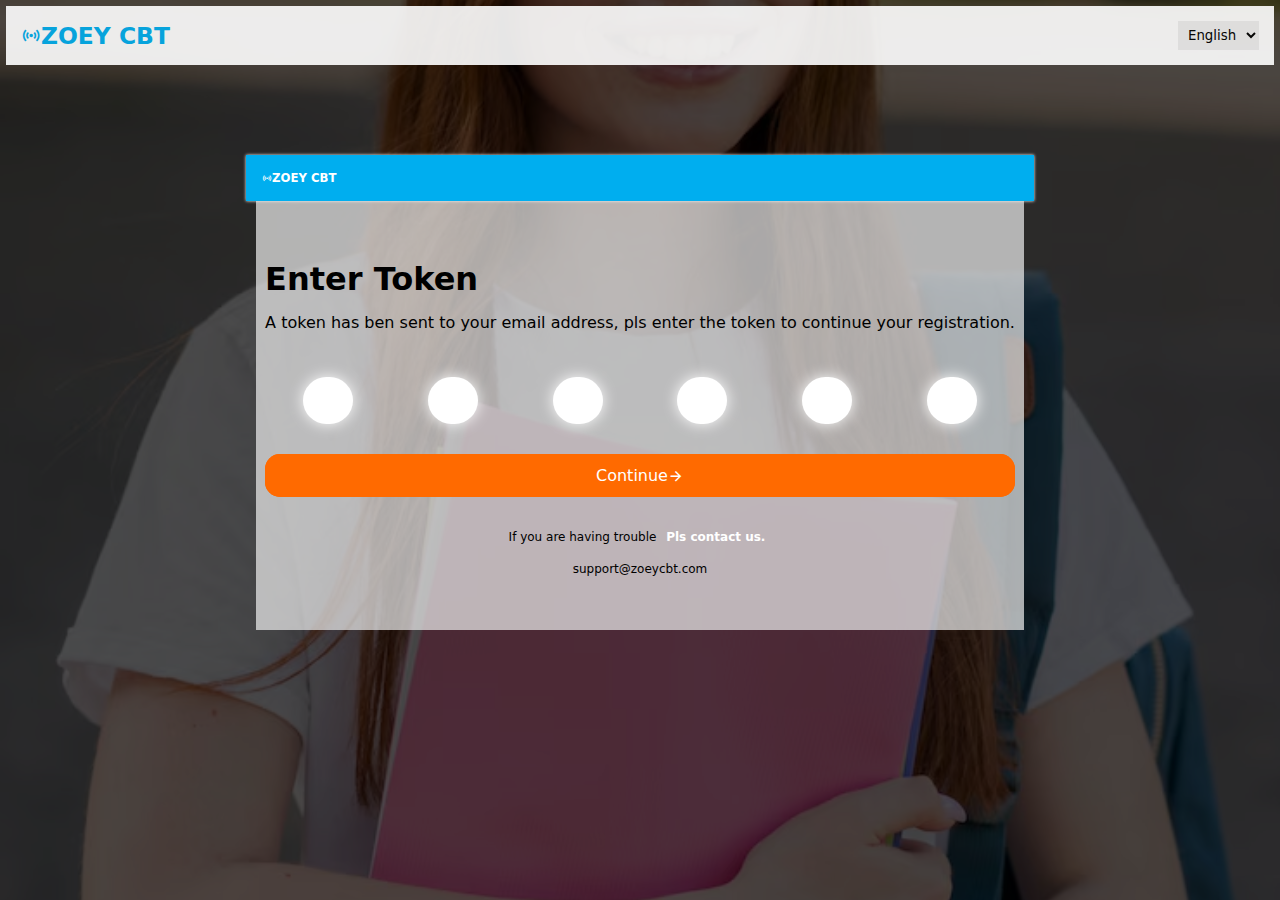
<file: register-token.html>
<!DOCTYPE html>
<html lang="en" class="ltroot">

<head>
    <meta charset="UTF-8">
    <meta name="viewport" content="width=device-width, initial-scale=1.0">
    <title>ZOEY CBT REGISTER</title>
    <link rel="stylesheet" href="LivingThing.Core.Frameworks.Client.css">
    <link rel="stylesheet" href="cbt.css">
    <link rel="stylesheet" href="mdi/css/materialdesignicons.css">
    <script src="cbt.js"></script>
</head>

<body>

    <div class="bg-img ctre scroll">
        <header
            class="pd-5 mg-2 bg-white z-11 op-9 flex flex-spacebetween align-center flex-center pos-fix l-0 r-0 t-0">
            <div class="flex flex-center fse-1 cl-primary txt-shadow">
                <i class="mdi mdi-access-point"></i>
                <a href="index.html" class="cl-primary">
                    <h3>ZOEY CBT</h3>
                </a>
            </div>
            <div class="flex wx-20">
                <select name="" class="pd-2 bd-0">
                    <option value="">English</option>
                    <option value="">English</option>
                    <option value="">English</option>
                </select>
            </div>
        </header>

        <!-- <div class="pdt-29">
            <div class="pdt-29">
                <div class="pdt-29"> -->
        <div class="pdt-29">
            <div class="bg-img1 mgt-5">
                <div class="container pd-1">
                    <div class="row responsive shadow-card-1">
                        <div class="col-2 miwx-1 bg-primary">
                            <div class="pd- mg-2 z-11 flex flex-spacebetween align-center flex-center">
                                <div class="flex flex-center fsz-10">
                                    <i class="mdi mdi-access-point"></i>
                                    <h3>ZOEY CBT</h3>
                                </div>
                            </div>
                        </div>
                    </div>
                    <div class="col-2 miwx-3 bg-gray-07">

                        <form class="pd-3" action="">
                            <label for="Login" class="pdb-5 pdt-20 inlineblock fse-2 fw-bold">Enter Token</label>
                            <p class="mgb-15">A token has ben sent to your email address, pls enter the token to
                                continue your registration.</p>

                            <div class="flex flex-spacearound mgb-10 wf">
                                <input
                                    class="wx-05 pdt-3 pdb-3 pdl-5 pdr-5 inlineblock corner-5 shadow-card-5 fsz-25 bd-0"
                                    placeholder="" type="text">

                                <input
                                    class="wx-05 pdt-3 pdb-3 pdl-5 pdr-5 inlineblock corner-5 shadow-card-5 fsz-25 bd-0"
                                    placeholder="" type="text">
                                <input
                                    class="wx-05 pdt-3 pdb-3 pdl-5 pdr-5 inlineblock corner-5 shadow-card-5 fsz-25 bd-0"
                                    placeholder="" type="text">
                                <input
                                    class="wx-05 pdt-3 pdb-3 pdl-5 pdr-5 inlineblock corner-5 shadow-card-5 fsz-25 bd-0"
                                    placeholder="" type="text">
                                <input
                                    class="wx-05 pdt-3 pdb-3 pdl-5 pdr-5 inlineblock corner-5 shadow-card-5 fsz-25 bd-0"
                                    placeholder="" type="text">
                                <input
                                    class="wx-05 pdt-3 pdb-3 pdl-5 pdr-5 inlineblock corner-5 shadow-card-5 fsz-25 bd-0"
                                    placeholder="" type="text">
                            </div>

                            <a href="register.html">
                                <div class="flex bd-0 bg-error corner-3 mgb-5">
                                    <p class="flex wf pd-4 corner-3 black bd-0 bg-error flex-center">Continue
                                        <i class="mdi mdi-arrow-right cl-white flex flex-center"></i>
                                    </p>
                                </div>
                            </a>
                        </form>

                        <div class="flex">
                            <div class="pd-3 mg-a">
                                <p class="fsz-12">If you are having trouble <b
                                        class="pd-2 corner-3 cl-white cl-hover-primary">
                                        Pls contact us.</b></p>
                            </div>
                        </div>
                        <div class="flex pdb-15">
                            <div class="pd-3 mg-a">
                                <p class="fsz-12">support@zoeycbt.com</mark></p>
                            </div>
                        </div>
                    </div>
                </div>
            </div>
        </div>
    </div>
    </div>
    </div>
    </div>
    </div>

</body>

</html>
</file>
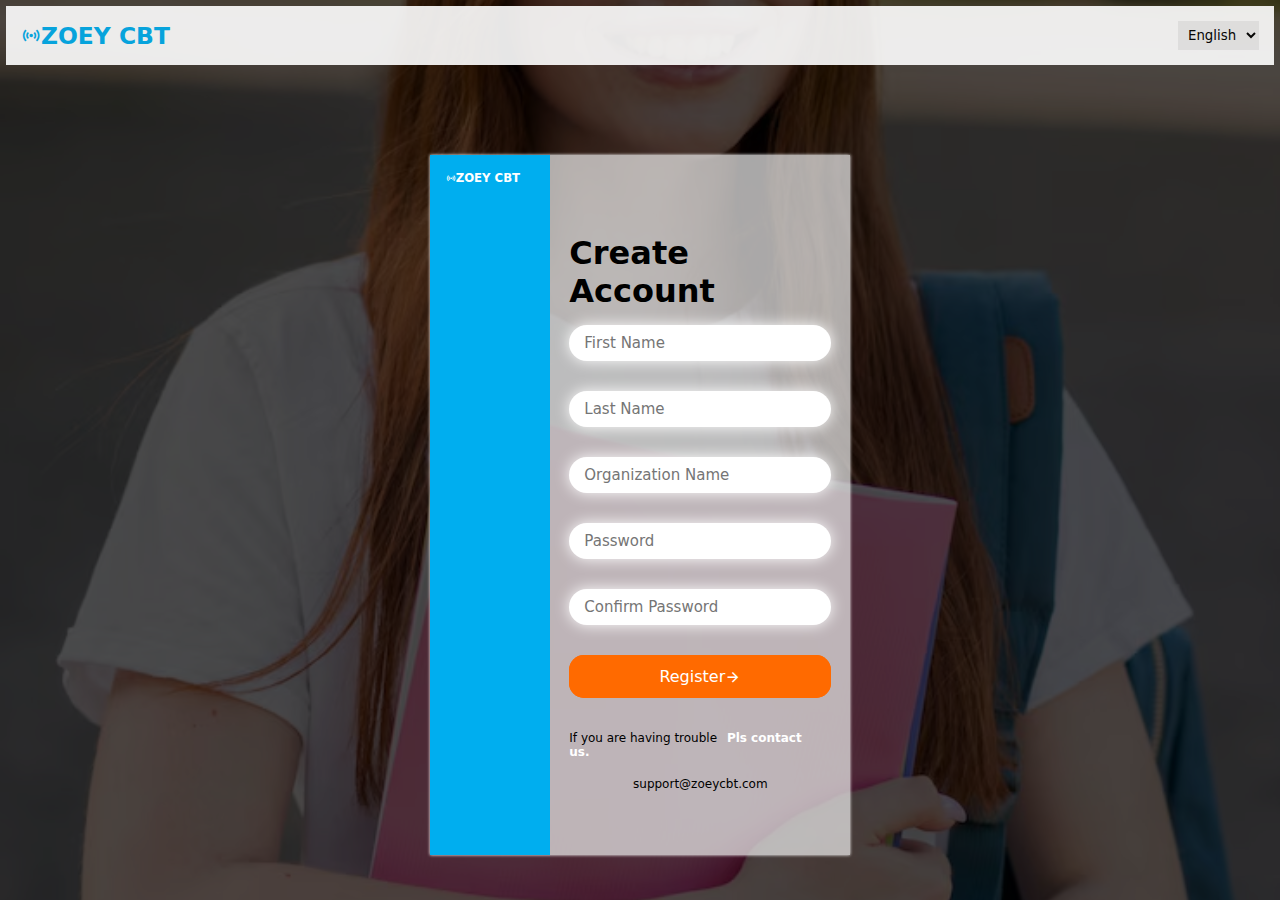
<file: register.html>
<!DOCTYPE html>
<html lang="en" class="ltroot">

<head>
    <meta charset="UTF-8">
    <meta name="viewport" content="width=device-width, initial-scale=1.0">
    <title>ZOEY CBT REGISTER</title>
    <link rel="stylesheet" href="LivingThing.Core.Frameworks.Client.css">
    <link rel="stylesheet" href="cbt.css">
    <link rel="stylesheet" href="mdi/css/materialdesignicons.css">
    <script src="cbt.js"></script>
</head>

<body>

    <div class="bg-img ctre scroll">
        <header
            class="pd-5 mg-2 bg-white z-11 op-9 flex flex-spacebetween align-center flex-center pos-fix l-0 r-0 t-0">
            <div class="flex flex-center fse-1 cl-primary txt-shadow">
                <i class="mdi mdi-access-point"></i>
                <a href="index.html" class="cl-primary">
                    <h3>ZOEY CBT</h3>
                </a>
            </div>
            <div class="flex wx-20">
                <select name="" class="pd-2 bd-0">
                    <option value="">English</option>
                    <option value="">English</option>
                    <option value="">English</option>
                </select>
            </div>
        </header>

        <!-- <div class="pdt-29">
            <div class="pdt-29">
                <div class="pdt-29"> -->
        <div class="pdt-29">
            <div class="bg-img1 mgt-5">
                <div class="container pd-1">
                    <div class="row responsive shadow-card-1">
                        <div class="col-2 miwx-1 bg-primary">
                            <div class="pd- mg-2 z-11 flex flex-spacebetween align-center flex-center">
                                <div class="flex flex-center fsz-10">
                                    <i class="mdi mdi-access-point"></i>
                                    <h3>ZOEY CBT</h3>
                                </div>
                            </div>
                        </div>
                        <div class="col-2 miwx-3 bg-gray-07">

                            <form class="pd-3" action="">
                                <label for="Login" class="pdb-5 pdt-20 inlineblock fse-2 fw-bold">Create
                                    Account</label>

                                <div class="mgb-10 wf">
                                    <input
                                        class="wf pdt-3 pdb-3 pdl-5 pdr-5 inlineblock corner-5 shadow-card-5 fsz-15 bd-0"
                                        placeholder="First Name" type="text">
                                </div>

                                <div class="mgt-10 wf">
                                    <input
                                        class="wf pdt-3 pdb-3 pdl-5 pdr-5 inlineblock corner-5 shadow-card-5 fsz-15 bd-0"
                                        placeholder="Last Name" type="text">
                                </div>

                                <div class="mgt-10 wf">
                                    <input
                                        class="wf pdt-3 pdb-3 pdl-5 pdr-5 inlineblock corner-5 shadow-card-5 fsz-15 bd-0"
                                        placeholder="Organization Name" type="text">
                                </div>
                                <div class="mgt-10 wf">
                                    <input
                                        class="wf pdt-3 pdb-3 pdl-5 pdr-5 inlineblock corner-5 shadow-card-5 fsz-15 bd-0"
                                        placeholder="Password" type="text">
                                </div>
                                <div class="mgt-10 wf">
                                    <input
                                        class="wf pdt-3 pdb-3 pdl-5 pdr-5 inlineblock corner-5 shadow-card-5 fsz-15 bd-0"
                                        placeholder="Confirm Password" type="text">
                                </div>

                                <a href="dashboard.html"><div class="flex bd-0 bg-error corner-3 mgb-5 mgt-10">
                                    <p class="flex wf pd-4 corner-3 black bd-0 bg-error flex-center">Register
                                        <i class="mdi mdi-arrow-right cl-white flex flex-center"></i>
                                    </p>
                                </div></a>
                            </form>

                            <div class="flex">
                                <div class="pd-3 mg-a">
                                    <p class="fsz-12">If you are having trouble <b class="pd-2 corner-3 cl-white cl-hover-primary">
                                            Pls contact us.</b></p>
                                </div>
                            </div>
                            <div class="flex pdb-15">
                                <div class="pd-3 mg-a">
                                    <p class="fsz-12">support@zoeycbt.com</mark></p>
                                </div>
                            </div>
                        </div>
                    </div>
                </div>
            </div>
        </div>
    </div>
    </div>
    </div>
    </div>

</body>

</html>
</file>
